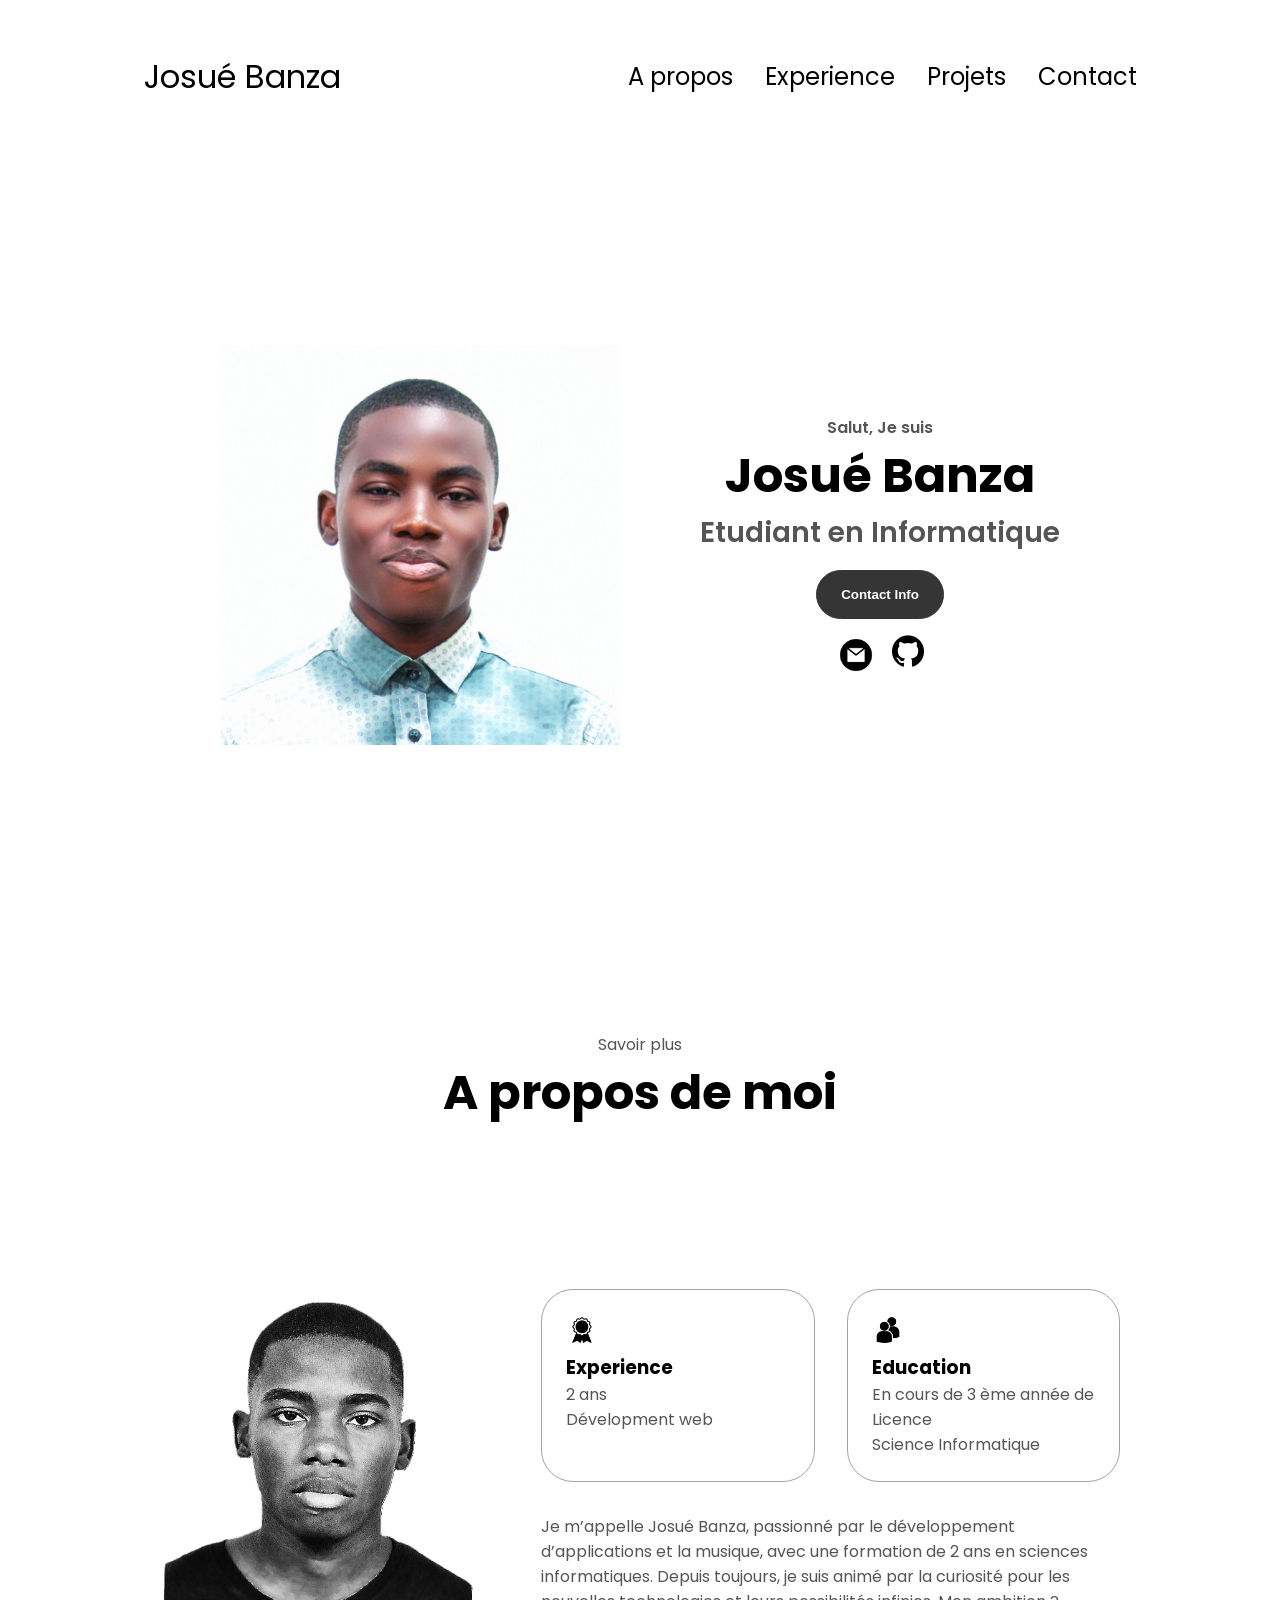
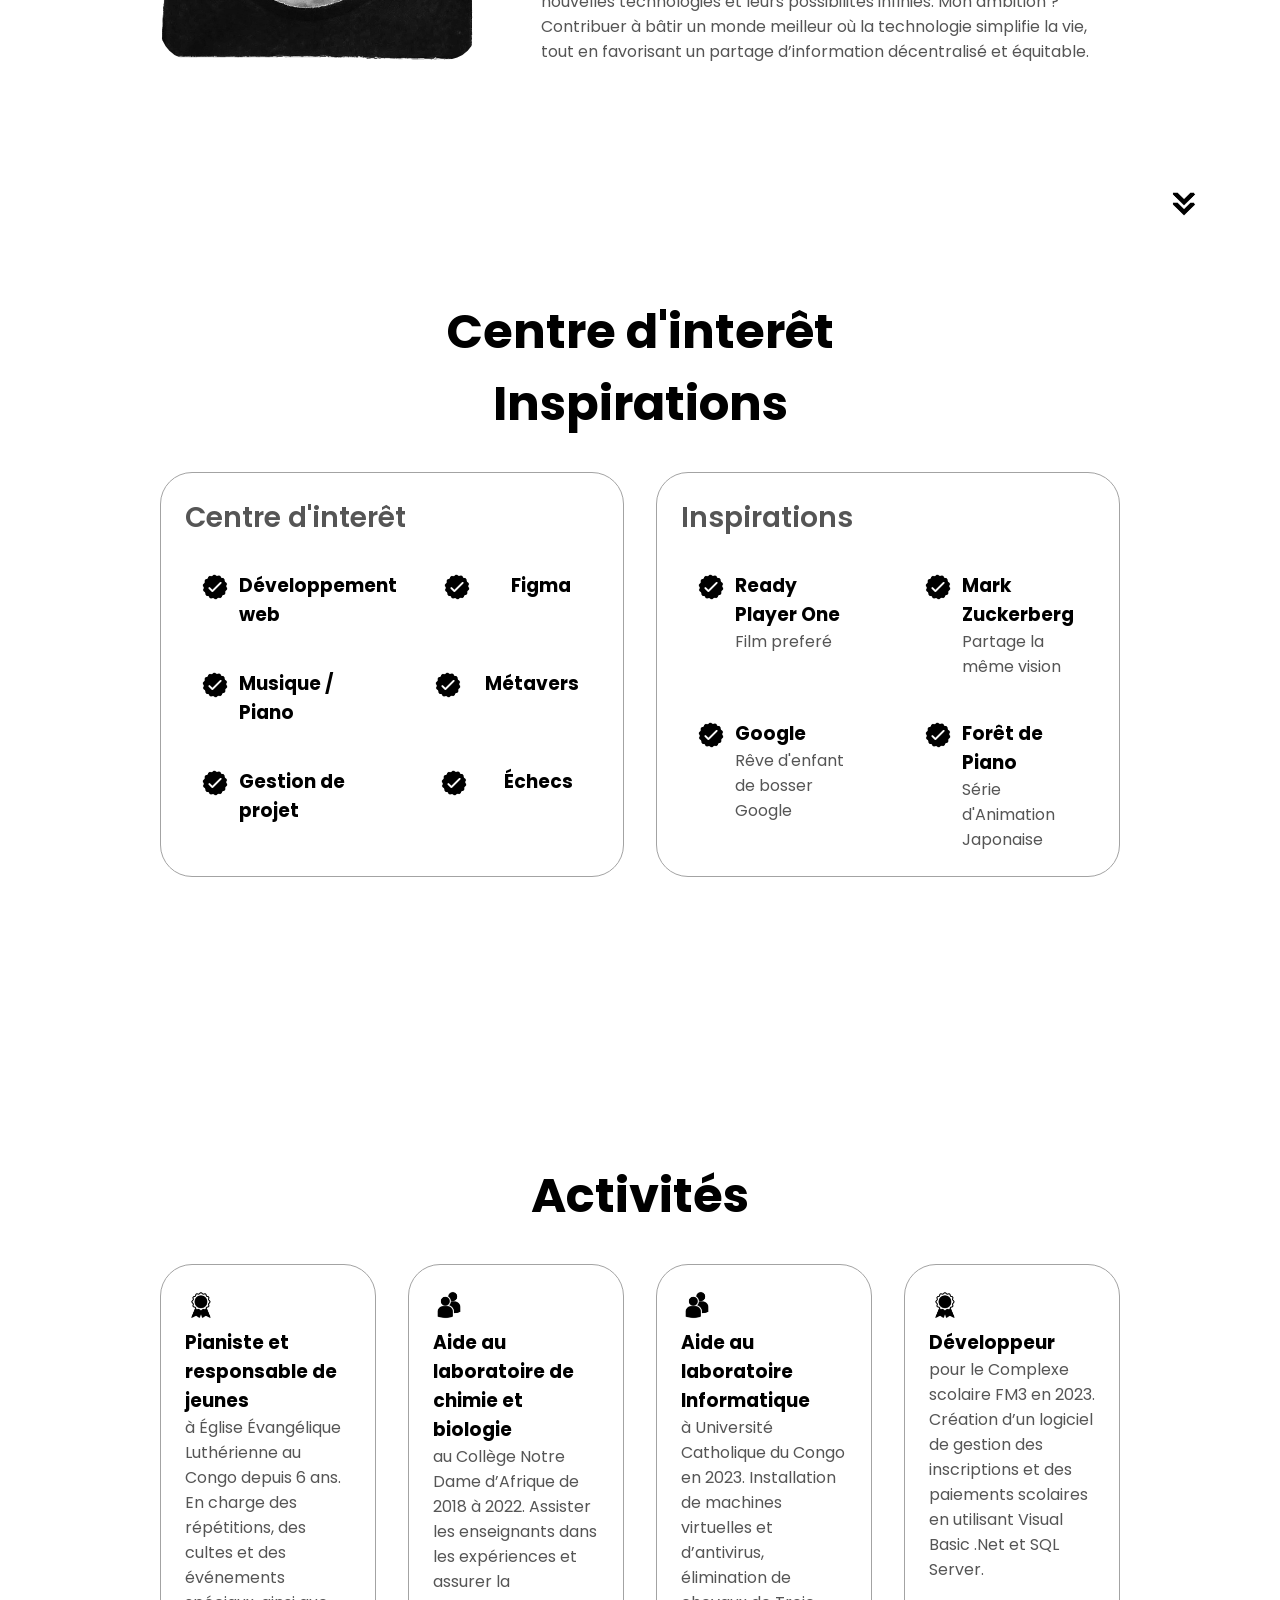
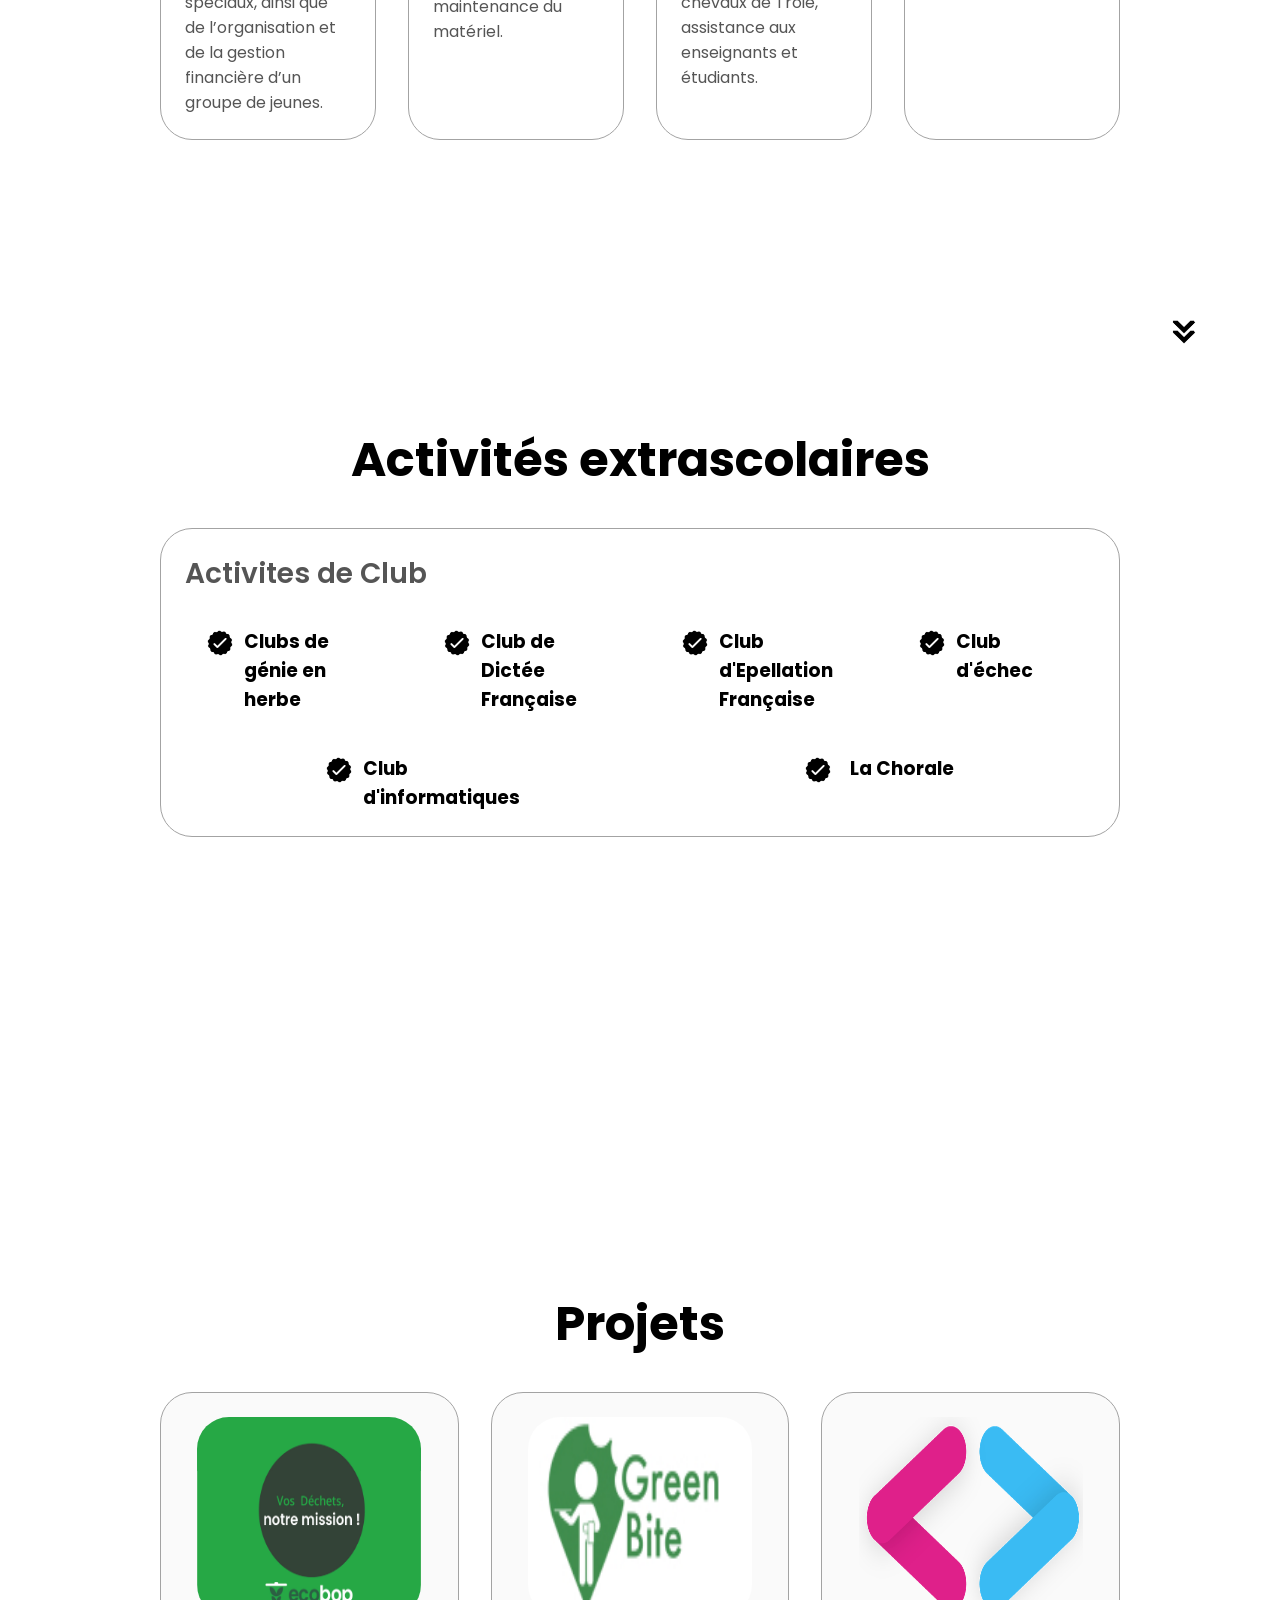
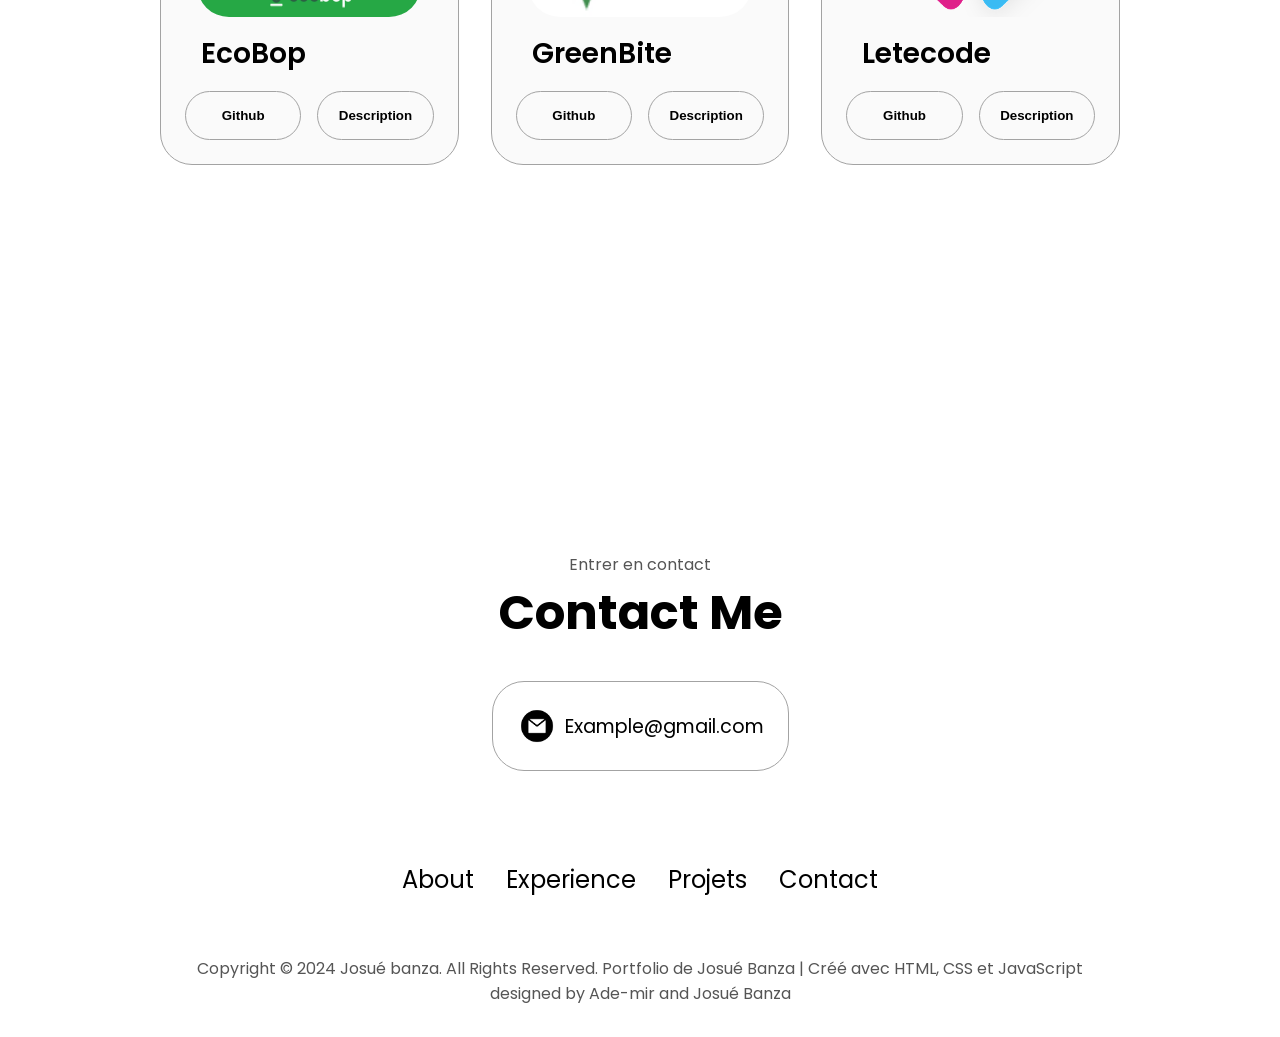
<file: index.html>
<!DOCTYPE html>
<html lang="FR">
  <head>
    <meta charset="UTF-8" />
    <meta http-equiv="X-UA-Compatible" content="IE=edge" />
    <meta name="viewport" content="width=device-width, initial-scale=1.0" />
    <title>Mon Portfolio</title>
    <link rel="stylesheet" href="style.css" />
    <link rel="stylesheet" href="mediaqueries.css" />
  </head>

  <body>
    <nav id="desktop-nav">
      <div class="logo">Josué Banza</div>
      <div>
        <ul class="nav-links">
          <li><a href="#about">A propos</a></li>
          <li><a href="#experience">Experience</a></li>
          <li><a href="#projets">Projets</a></li>
          <li><a href="#contact">Contact</a></li>
        </ul>
      </div>
    </nav>
    <nav id="hamburger-nav">
      <div class="logo">Josué banza</div>
      <div class="hamburger-menu">
        <div class="hamburger-icon" onclick="toggleMenu()">
          <span></span>
          <span></span>
          <span></span>
        </div>
        <ul class="menu-links">
          <li><a href="#about" onclick="toggleMenu()">à propos</a></li>
          <li><a href="#experience" onclick="toggleMenu()">Experience</a></li>
          <li><a href="#projets" onclick="toggleMenu()">Projets</a></li>
          <li><a href="#contact" onclick="toggleMenu()">Contact</a></li>
        </ul>
      </div>
    </nav>
    <section id="profile">
      <div class="section__pic-container">
        <img src="./assets/profile-pic.jpg" alt="John Doe profile picture" />
      </div>
      <div class="section__text">
        <p class="section__text__p1">Salut, Je suis</p>
        <h1 class="title">Josué Banza</h1>
        <p class="section__text__p2">Etudiant en Informatique</p>
        <div class="btn-container">
          <!-- <button
            class="btn btn-color-2"
            onclick="window.open('./assets/resume-example.pdf')"
          >
            Download CV
          </button> -->
          <button class="btn btn-color-1" onclick="location.href='./#contact'">
            Contact Info
          </button>
        </div>
        <div id="socials-container">
          <img src="./assets/email.png" alt="Email icon" class="icon
          contact-icon email-icon"" onclick="
          location.href='https://josuemushikonke@gmail.com'" />
          <img
            src=" ./assets/github.png"
            alt="My Github profile"
            class="icon"
            onclick="location.href='https://github.com/Josuebanza'"
          />
        </div>
      </div>
    </section>
    <section id="about">
      <p class="section__text__p1">Savoir plus</p>
      <h1 class="title">A propos de moi</h1>
      <div class="section-container">
        <div class="section__pic-container">
          <img
            src="./assets/about-pic.PNG"
            alt="Profile picture"
            class="about-pic"
          />
        </div>
        <div class="about-details-container">
          <div class="about-containers">
            <div class="details-container">
              <img
                src="./assets/experience.png"
                alt="Experience icon"
                class="icon"
              />
              <h3>Experience</h3>
              <p>2 ans <br />Dévelopment web</p>
            </div>
            <div class="details-container">
              <img
                src="./assets/education.png"
                alt="Education icon"
                class="icon"
              />
              <h3>Education</h3>
              <p>
                En cours de 3 ème année de Licence<br />Science Informatique
              </p>
            </div>
          </div>
          <div class="text-container">
            <p>
              Je m’appelle Josué Banza, passionné par le développement
              d’applications et la musique, avec une formation de 2 ans en
              sciences informatiques. Depuis toujours, je suis animé par la
              curiosité pour les nouvelles technologies et leurs possibilités
              infinies. Mon ambition ? Contribuer à bâtir un monde meilleur où la
              technologie simplifie la vie, tout en favorisant un partage
              d’information décentralisé et équitable.
            </p>
          </div>
        </div>
      </div>
      <img
        src="./assets/arrow.png"
        alt="Arrow icon"
        class="icon arrow"
        onclick="location.href='./#hobby'"
      />
    </section>

    <section id="hobby">
      <p class="section__text__p1"></p>
      <h1 class="title">
        Centre d'interêt <br />
        Inspirations
      </h1>
      <div class="experience-details-container">
        <div class="about-containers">
          <div class="details-container">
            <h2 class="experience-sub-title">Centre d'interêt</h2>
            <div class="article-container">
              <article>
                <img
                  src="./assets/checkmark.png"
                  alt="Experience icon"
                  class="icon"
                />
                <div>
                  <h3>Développement web</h3>
                </div>
              </article>
              <article>
                <img
                  src="./assets/checkmark.png"
                  alt="Experience icon"
                  class="icon"
                />
                <div>
                  <h3>Figma</h3>
                </div>
              </article>
              <article>
                <img
                  src="./assets/checkmark.png"
                  alt="Experience icon"
                  class="icon"
                />
                <div>
                  <h3>Musique / Piano</h3>
                </div>
              </article>
              <article>
                <img
                  src="./assets/checkmark.png"
                  alt="Experience icon"
                  class="icon"
                />
                <div>
                  <h3>Métavers</h3>
                </div>
              </article>
              <article>
                <img
                  src="./assets/checkmark.png"
                  alt="Experience icon"
                  class="icon"
                />
                <div>
                  <h3>Gestion de projet</h3>
                </div>
              </article>
              <article>
                <img
                  src="./assets/checkmark.png"
                  alt="Experience icon"
                  class="icon"
                />
                <div>
                  <h3>Échecs</h3>
                </div>
              </article>
            </div>
          </div>
          <div class="details-container">
            <h2 class="experience-sub-title">Inspirations</h2>
            <div class="article-container">
              <article>
                <img
                  src="./assets/checkmark.png"
                  alt="Experience icon"
                  class="icon"
                />
                <div>
                  <h3>Ready Player One</h3>
                  <p>Film preferé</p>
                </div>
              </article>
              <article>
                <img
                  src="./assets/checkmark.png"
                  alt="Experience icon"
                  class="icon"
                />
                <div>
                  <h3>Mark Zuckerberg</h3>
                  <p>Partage la même vision</p>
                </div>
              </article>
              <article>
                <img
                  src="./assets/checkmark.png"
                  alt="Experience icon"
                  class="icon"
                />
                <div>
                  <h3>Google</h3>
                  <p>Rêve d'enfant de bosser Google</p>
                </div>
              </article>
              <article>
                <img
                  src="./assets/checkmark.png"
                  alt="Experience icon"
                  class="icon"
                />
                <div>
                  <h3>Forêt de Piano</h3>
                  <p>Série d'Animation Japonaise</p>
                </div>
              </article>
            </div>
          </div>
        </div>
      </div>

      <img
        src="./assets/arrow.png"
        alt="Arrow icon"
        class="icon arrow"
        onclick="location.href='./#activites'"
      />
    </section>
    <section id="experience">
      <p class="section__text__p1"></p>
      <h1 class="title">Activités</h1>
      <div class="section-container2">
        <div class="about-detail-container">
          <div class="about-containers">
            <div class="details-container">
              <img
                src="./assets/experience.png"
                alt="Experience icon"
                class="icon"
              />
              <h3>Pianiste et responsable de jeunes</h3>
              <p>
                à Église Évangélique Luthérienne au Congo depuis 6 ans. En
                charge des répétitions, des cultes et des événements spéciaux,
                ainsi que de l’organisation et de la gestion financière d’un
                groupe de jeunes.
              </p>
            </div>
            <div class="details-container">
              <img
                src="./assets/education.png"
                alt="Education icon"
                class="icon"
              />
              <h3>Aide au laboratoire de chimie et biologie</h3>
              <p>
                au Collège Notre Dame d’Afrique de 2018 à 2022. Assister les
                enseignants dans les expériences et assurer la maintenance du
                matériel.
              </p>
            </div>
            <div class="details-container">
              <img
                src="./assets/education.png"
                alt="Education icon"
                class="icon"
              />
              <h3>Aide au laboratoire Informatique</h3>
              <p>
                à Université Catholique du Congo en 2023. Installation de
                machines virtuelles et d’antivirus, élimination de chevaux de
                Troie, assistance aux enseignants et étudiants.
              </p>
            </div>
            <div class="details-container">
              <img
                src="./assets/experience.png"
                alt="Experience icon"
                class="icon"
              />
              <h3>Développeur</h3>
              <p>
                pour le Complexe scolaire FM3 en 2023. Création d’un logiciel de
                gestion des inscriptions et des paiements scolaires en utilisant
                Visual Basic .Net et SQL Server.
              </p>
            </div>
          </div>
        </div>
      </div>
      <img
        src="./assets/arrow.png"
        alt="Arrow icon"
        class="icon arrow"
        onclick="location.href='./#activites-extrascolaires'"
      />
    </section>
    <section id="Activites-extrascolaires">
      <p class="section__text__p1"></p>
      <h1 class="title">Activités extrascolaires</h1>
      <div class="experience-details-container">
        <div class="about-containers">
          <div class="details-container">
            <h2 class="experience-sub-title">Activites de Club</h2>
            <div class="article-container">
              <article>
                <img
                  src="./assets/checkmark.png"
                  alt="Experience icon"
                  class="icon"
                />
                <div>
                  <h3>Clubs de génie en herbe</h3>
                </div>
              </article>
              <article>
                <img
                  src="./assets/checkmark.png"
                  alt="Experience icon"
                  class="icon"
                />
                <div>
                  <h3>Club de Dictée Française</h3>
                </div>
              </article>
              <article>
                <img
                  src="./assets/checkmark.png"
                  alt="Experience icon"
                  class="icon"
                />
                <div>
                  <h3>Club d'Epellation Française</h3>
                </div>
              </article>
              <article>
                <img
                  src="./assets/checkmark.png"
                  alt="Experience icon"
                  class="icon"
                />
                <div>
                  <h3>Club d'échec</h3>
                </div>
              </article>
              <article>
                <img
                  src="./assets/checkmark.png"
                  alt="Experience icon"
                  class="icon"
                />
                <div>
                  <h3>Club d'informatiques</h3>
                </div>
              </article>
              <article>
                <img
                  src="./assets/checkmark.png"
                  alt="Experience icon"
                  class="icon"
                />
                <div>
                  <h3>La Chorale</h3>
                </div>
              </article>
            </div>
          </div>
        </div>
      </div>
      <img
        src="./assets/arrow.png"
        alt="Arrow icon"
        class="icon arrow"
        onclick="location.href='./#projets'"
      />
    </section>
    <section id="projets">
      <p class="section__text__p1"></p>
      <h1 class="title">Projets</h1>
      <div class="experience-details-container">
        <div class="about-containers">
          <div class="details-container color-container">
            <div class="article-container">
              <img
                src="./assets/project-1.jpg"
                alt="Project 1"
                class="project-img"
              />
              <div class="project-description" style="display: none">
                <p>
                  Contexte : Formation intensive de 18 heures en design UI/UX.
                  Ce projet m’a permis de collaborer avec des designers
                  talentueux, bien que je sois issu d’un profil
                  analyste-programmeur. Mon rôle : Création et prototypage d’une
                  page avec Figma, réalisation de tests utilisateurs. Résultats
                  : Projet apprécié par les formateurs et enrichissement de mes
                  compétences en design.
                </p>
              </div>
            </div>
            <h2 class="experience-sub-title project-title">EcoBop</h2>
            <div class="btn-container">
              <button
                class="btn btn-color-2 project-btn"
                onclick="location.href='https://github.com/Josuebanza/ecobop'"
              >
                Github
              </button>
              <button
                class="btn btn-color-2 project-btn"
                onclick="toggleDescription(this)"
              >
                Description
              </button>
            </div>
          </div>
          <div class="details-container color-container">
            <div class="article-container">
              <img
                src="./assets/Logo vert.jpg"
                alt="Project 2"
                class="project-img"
              />
            </div>
            <div class="project-description" style="display: none">
              <p>
                Contexte : Un projet entrepreneurial mêlant économie verte et
                technologie, développé lors de l’atelier "Deviens ton propre
                boss" organisé par Orange Telecom. L’idée était de créer une
                entreprise écoresponsable combinant poubelles intelligentes et
                application mobile. Mon rôle : Rédacteur principal et stratège
                en communication sur les réseaux sociaux. Résultats :
                Présentation réussie devant des cadres d’Orange, des banquiers
                et des autorités nationales.
              </p>
            </div>

            <h2 class="experience-sub-title project-title">GreenBite</h2>
            <div class="btn-container">
              <button
                class="btn btn-color-2 project-btn"
                onclick="location.href='https://github.com/Josuebanza/maquette_projet_GreenBite'"
              >
                Github
              </button>
              <button
                class="btn btn-color-2 project-btn"
                onclick="toggleDescription(this)"
              >
                Description
              </button>
            </div>
          </div>
          <div class="details-container color-container">
            <div class="article-container">
              <img
                src="./assets/logoletecode.png"
                alt="Project 3"
                class="project-img zoom-text img-container"
              />
            </div>
            <div class="project-description" style="display: none">
              <p>
                Contexte : Formation de 100 jours en développement web
                full-stack, couvrant HTML, CSS, JavaScript, MVC, Git, PHP et
                bases de données. Le projet consistait à créer un site vitrine
                utilisant une API. Compétences acquises
              </p>
            </div>

            <h2 class="experience-sub-title project-title">Letecode</h2>
            <div class="btn-container">
              <button
                class="btn btn-color-2 project-btn"
                onclick="location.href='https://github.com/Josuebanza/letecode'"
              >
                Github
              </button>
              <button
                class="btn btn-color-2 project-btn"
                onclick="toggleDescription(this)"
              >
                Description
              </button>
            </div>
          </div>
        </div>
      </div>
      <img
        src="./assets/arrow.png"
        alt="Arrow icon"
        class="icon arrow"
        onclick="location.href='./#contact'"
      />
    </section>
    <section id="contact">
      <p class="section__text__p1">Entrer en contact</p>
      <h1 class="title">Contact Me</h1>
      <div class="contact-info-upper-container">
        <div class="contact-info-container">
          <img
            src="./assets/email.png"
            alt="Email icon"
            class="icon contact-icon email-icon"
          />
          <p>
            <a href="mailto:josuemushikonke@gmail.com">Example@gmail.com</a>
          </p>
        </div>
        <!--  <div class="contact-info-container">
          <img
            src="./assets/linkedin.png"
            alt="LinkedIn icon"
            class="icon contact-icon"
          />
           <p><a href="https://www.linkedin.com">LinkedIn</a></p>
        </div> -->
      </div>
    </section>
    <footer>
      <nav>
        <div class="nav-links-container">
          <ul class="nav-links">
            <li><a href="#about">About</a></li>
            <li><a href="#experience">Experience</a></li>
            <li><a href="#projets">Projets</a></li>
            <li><a href="#contact">Contact</a></li>
          </ul>
        </div>
      </nav>
      <p>
        Copyright &#169; 2024 Josué banza. All Rights Reserved. Portfolio de
        Josué Banza | Créé avec HTML, CSS et JavaScript <br> designed by Ade-mir and Josué Banza
      </p>
    </footer>
    <script src="script.js"></script>
  </body>
</html>
</file>
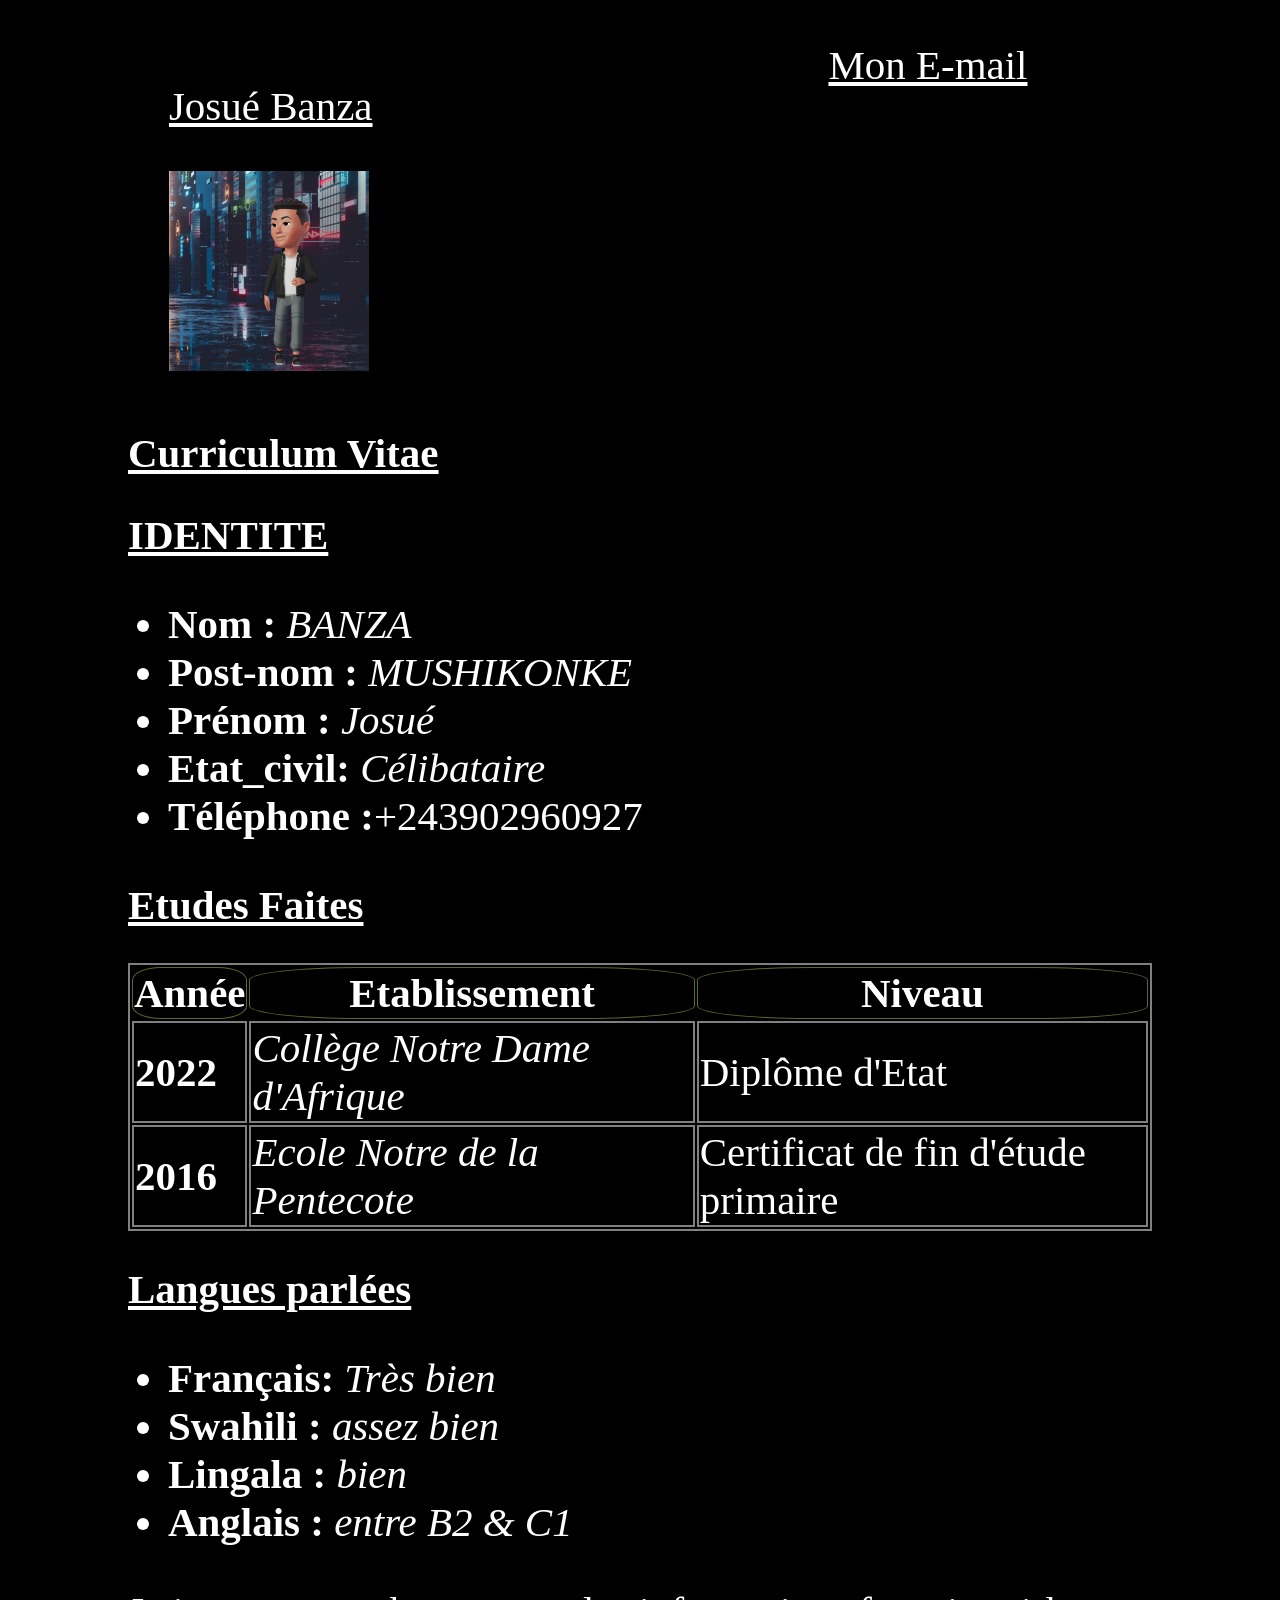
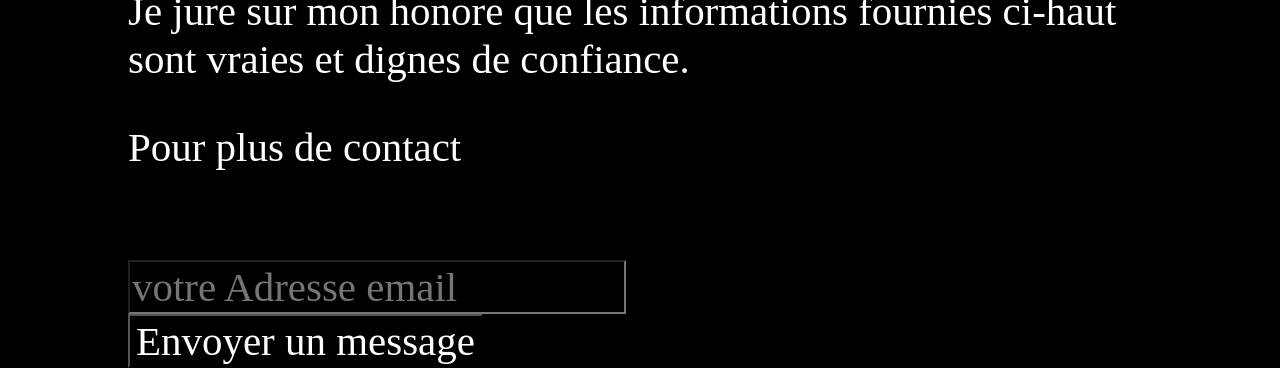
<file: currilum.html>
<!DOCTYPE html>
<html>

<head>
    <title>curriculum vitae</title>
    <meta charset="utf-8">
    <link rel="stylesheet" href="css/style.css">

</head>
<body>
    <header class="header container_flex">
        <div class="box">
            <p>
                <a href="index.html">Josué Banza</a>
            </p>
            <div class="box"><img src="image/344410132_1957392877944425_5540482964581838035_n.jpg" alt="" class="photo"></div>
        </div>
    <div class="box">
        <a href="mailto:" class="link mail"> Mon E-mail</a>
    </div>
    </header>
    <h1><u>Curriculum Vitae</u></h1>
    <h2><u>IDENTITE</u></h2>
    <ul>
        <li><b>Nom :</b> <i>BANZA</i> </li>
        <li><b>Post-nom :</b> <i>MUSHIKONKE</i> </li>
        <li><b>Prénom :</b> <i>Josué</i> </li>
        <li><b>Etat_civil:</b> <i>Célibataire</i> </li>
        <li><b>Téléphone :</b>+243902960927 </li>
    </ul>
    <h2><u>Etudes Faites</u></h2>
    <table>
        <thead>
            <tr>
                <th>Année</th>
                <th>Etablissement</th>
                <th>Niveau</th>
            </tr>
        </thead>
        <tbody>
            <tr>
                <td><b>2022</b></td>
                <td><i>Collège Notre Dame d'Afrique</i></td>
                <td>Diplôme d'Etat</td>
            </tr>
            <tr>
                <td><b>2016</b></td>
                <td><i>Ecole Notre de la Pentecote</i></td>
                <td>Certificat de fin d'étude primaire</td>
            </tr>
        </tbody>
    </table>
    <h2><u> Langues parlées</u></h2>
    <ul>
        <li><b>Français:</b> <i>Très bien</i></li>
        <li><b>Swahili :</b> <i>assez bien</i></li>
        <li><b>Lingala :</b> <i>bien</i> </li>
        <li><b>Anglais :</b> <i>entre B2 & C1</i></li>
    </ul>
    <p> Je jure sur mon honore que les informations fournies ci-haut sont vraies et dignes de confiance.</p>
    <p>Pour plus de contact</p>
    <br>
    <form class="formulaire box">
        <input type="email" placeholder="votre Adresse email" class="Email">
        <input type="button" value="Envoyer un message" class="submit button">
    </form>
</body>

</html>
</file>
<file: style.css>
/* GENERAL */

@import url("https://fonts.googleapis.com/css2?family=Poppins:wght@300;400;500;600&display=swap");

* {
  margin: 0;
  padding: 0;
  box-sizing: border-box;
}

body {
  font-family: "Poppins", sans-serif;
}

html {
  scroll-behavior: smooth;
}

p {
  color: rgb(85, 85, 85);
}

/* TRANSITION */

a,
.btn {
  transition: all 300ms ease;
}

/* DESKTOP NAV */

nav,
.nav-links {
  display: flex;
}

nav {
  justify-content: space-around;
  align-items: center;
  height: 17vh;
}

.nav-links {
  gap: 2rem;
  list-style: none;
  font-size: 1.5rem;
}

a {
  color: black;
  text-decoration: none;
  text-decoration-color: white;
}

a:hover {
  color: grey;
  text-decoration: underline;
  text-underline-offset: 1rem;
  text-decoration-color: rgb(181, 181, 181);
}

.logo {
  font-size: 2rem;
}

.logo:hover {
  cursor: default;
}

/* HAMBURGER MENU */

#hamburger-nav {
  display: none;
}

.hamburger-menu {
  position: relative;
  display: inline-block;
}

.hamburger-icon {
  display: flex;
  flex-direction: column;
  justify-content: space-between;
  height: 24px;
  width: 30px;
  cursor: pointer;
}

.hamburger-icon span {
  width: 100%;
  height: 2px;
  background-color: black;
  transition: all 0.3 ease-in-out;
}

.menu-links {
  position: absolute;
  top: 100%;
  right: 0;
  background-color: white;
  width: fit-content;
  max-height: 0;
  overflow: hidden;
  transition: all 0.3 ease-in-out;
}

.menu-links a {
  display: block;
  padding: 10px;
  text-align: center;
  font-size: 1.5rem;
  color: black;
  text-decoration: none;
  transition: all 0.3 ease-in-out;
}

.menu-links li {
  list-style: none;
}

.menu-links.open {
  max-height: 300px;
}

.hamburger-icon.open span:first-child {
  transform: rotate(45deg) translate(10px, 5px);
}

.hamburger-icon.open span:nth-child(2) {
  opacity: 0;
}

.hamburger-icon.open span:last-child {
  transform: rotate(-45deg) translate(10px, -5px);
}

.hamburger-icon span:first-child {
  transform: none;
}

.hamburger-icon span:first-child {
  opacity: 1;
}

.hamburger-icon span:first-child {
  transform: none;
}

/* SECTIONS */

section {
  padding-top: 4vh;
  height: 96vh;
  margin: 0 10rem;
  box-sizing: border-box;
  min-height: fit-content;
}

.section-container {
  display: flex;
}

.section-container2 {
  display: flex;
}

/* PROFILE SECTION */

#profile {
  display: flex;
  justify-content: center;
  gap: 5rem;
  height: 80vh;
}

.section__pic-container {
  display: flex;
  height: 400px;
  width: 400px;
  margin: auto 0;
}

.section__text {
  align-self: center;
  text-align: center;
}

.section__text p {
  font-weight: 600;
}

.section__text__p1 {
  text-align: center;
}

.section__text__p2 {
  font-size: 1.75rem;
  margin-bottom: 1rem;
}

.title {
  font-size: 3rem;
  text-align: center;
}

#socials-container {
  display: flex;
  justify-content: center;
  margin-top: 1rem;
  gap: 1rem;
}

/* ICONS */

.icon {
  cursor: pointer;
  height: 2rem;
}

/* BUTTONS */

.btn-container {
  display: flex;
  justify-content: center;
  gap: 1rem;
}

.btn {
  font-weight: 600;
  transition: all 300ms ease;
  padding: 1rem;
  width: 8rem;
  border-radius: 2rem;
}

.btn-color-1,
.btn-color-2 {
  border: rgb(53, 53, 53) 0.1rem solid;
}

.btn-color-1:hover,
.btn-color-2:hover {
  cursor: pointer;
}

.btn-color-1,
.btn-color-2:hover {
  background: rgb(53, 53, 53);
  color: white;
}

.btn-color-1:hover {
  background: rgb(0, 0, 0);
}

.btn-color-2 {
  background: none;
}

.btn-color-2:hover {
  border: rgb(255, 255, 255) 0.1rem solid;
}

.btn-container {
  gap: 1rem;
}

/* ABOUT SECTION */

#about {
  position: relative;
}

.about-containers {
  gap: 2rem;
  margin-bottom: 2rem;
  margin-top: 2rem;
}

.about-details-container {
  justify-content: center;
  flex-direction: column;
}

.about-containers,
.about-details-container {
  display: flex;
}

.about-pic {
  border-radius: 2rem;
}

.arrow {
  position: absolute;
  right: -5rem;
  bottom: 2.5rem;
}
.details-container {
  padding: 1.5rem;
  flex: 1;
  background: white;
  border-radius: 2rem;
  border: rgb(53, 53, 53) 0.1rem solid;
  border-color: rgb(163, 163, 163);
  text-align:start;
  min-width: 200px;
}

.section-container {
  gap: 4rem;
  height: 80%;
}

.section-container2 {
  gap: 4rem;
  height: 60%;
}


.section__pic-container {
  height: 400px;
  width: 400px;
  margin: auto 0;
}

/* EXPERIENCE SECTION */

#experience {
  position: relative;
}

.experience-sub-title {
  color: rgb(85, 85, 85);
  font-weight: 600;
  font-size: 1.75rem;
  margin-bottom: 2rem;
}

.experience-details-container {
  display: flex;
  justify-content: center;
}

.article-container {
  display: flex;
  text-align: initial;
  flex-wrap: wrap;
  flex-direction: row;
  gap: 2.5rem;
  justify-content: space-around;
}

article {
  display: flex;
  width: 10rem;
  justify-content: space-around;
  gap: 0.5rem;
}

article .icon {
  cursor: default;
}

/* PROJECTS SECTION */

#projects {
  position: relative;
}

.color-container {
  border-color: rgb(163, 163, 163);
  background: rgb(250, 250, 250);
}

.project-img {
  border-radius: 2rem;
  width: 90%;
  height: 200px;
  text-align: justify;
}

.project-img:hover{
  opacity: 1;
}
.project-title {
  margin: 1rem;
  color: black;
}

.project-btn {
  color: black;
  border-color: rgb(163, 163, 163);
}

/* CONTACT */

#contact {
  display: flex;
  justify-content: center;
  flex-direction: column;
  height: 70vh;
}

.contact-info-upper-container {
  display: flex;
  justify-content: center;
  border-radius: 2rem;
  border: rgb(53, 53, 53) 0.1rem solid;
  border-color: rgb(163, 163, 163);
  background: (250, 250, 250);
  margin: 2rem auto;
  padding: 0.5rem;
}

.contact-info-container {
  display: flex;
  align-items: center;
  justify-content: center;
  gap: 0.5rem;
  margin: 1rem;
}

.contact-info-container p {
  font-size: larger;
}

.contact-icon {
  cursor: default;
}

.email-icon {
  height: 2.5rem;
}

/* FOOTER SECTION */

footer {
  height: 26vh;
  margin: 0 1rem;
}

footer p {
  text-align: center;
}

.project-description {
  padding: 1rem;
  text-align: left;
  height: 100%;
  min-height: 200px;
} 

.image-view{
  position: fixed;
  top: 0;
  height: 100vh;
  background: rgba(0, 0, 0, 0.8);
  width: 100%;
  display: none;
}

.image-box{
  width:70vw;
  height: 80vh;
  position: fixed;
  top: 50%;
  left: 50%;
  transform: translate(-50%, -50%);
  /*background: tomato;*/
  display: none;
}

#prev-btn, #next-btn{
  width: 0;
  height: 0;
  border-top: 20px solid transparent;
  border-bottom: 20px solid transparent;
  position: absolute;
  top: 50%;
  transform: translateY(-50%);
  transition: all 0.5s ease;
  cursor: pointer;
}

#prev-btn{
  border-right: 40px solid grey;
  left: -50px;
}

#next-btn{
  border-left: 40px solid grey;
  right: -50px;
}

#next-btn:hover, #prev-btn:hover{
  opacity: 0.6;
}


.project-description {
  padding: 1rem;
  text-align: left;
  height: 100%;
  min-height: 200px;
}
</file>
<file: mediaqueries.css>
@media screen and (max-width: 1400px) {
  #profile {
    height: 83vh;
    margin-bottom: 6rem;
  }
  .about-containers {
    flex-wrap: wrap;
  }
  #contact,
  #projects {
    height: fit-content;
  }
}

@media screen and (max-width: 1200px) {
  #desktop-nav {
    display: none;
  }
  #hamburger-nav {
    display: flex;
  }
  #experience,
  .experience-details-container {
    margin-top: 2rem;
  }
  #profile,
  .section-container {
    display: block;
  }
  .arrow {
    display: none;
  }
  section,
  .section-container {
    height: fit-content;
  }
  section {
    margin: 0 5%;
  }
  .section__pic-container {
    width: 275px;
    height: 275px;
    margin: 0 auto 2rem;
  }
  .about-containers {
    margin-top: 0;
  }
}

@media screen and (max-width: 600px) {
  #contact,
  footer {
    height: 40vh;
  }
  #profile {
    height: 83vh;
    margin-bottom: 0;
  }
  article {
    font-size: 1rem;
  }
  footer nav {
    height: fit-content;
    margin-bottom: 2rem;
  }
  .about-containers,
  .contact-info-upper-container,
  .btn-container {
    flex-wrap: wrap;
  }
  .contact-info-container {
    margin: 0;
  }
  .contact-info-container p,
  .nav-links li a {
    font-size: 1rem;
  }
  .experience-sub-title {
    font-size: 1.25rem;
  }
  .logo {
    font-size: 1.5rem;
  }
  .nav-links {
    flex-direction: column;
    gap: 0.5rem;
    text-align: center;
  }
  .section__pic-container {
    width: auto;
    height: 46vw;
    justify-content: center;
  }
  .section__text__p2 {
    font-size: 1.25rem;
  }
  .title {
    font-size: 2rem;
  }
  .text-container {
    text-align: justify;
  }
}
</file>
<file: css/style.css>
*{
    background-color:black;
    color:white;
    font-size: 1.6rem;
    font-family:cursive;
}
body{
    margin: 0 10% 0 10%;
    min-height: 4vh;
    /* background-image: url("paper.gif");
    */
}

.container_flex{
    display: flex;
    flex-wrap: wrap;
    padding: 2%;
}
.box{
    width: 30%;
}
.header{
    margin: 2%;
    justify-content: space-between;
}
.photo{
    height: 200px;
}
.navigation a{
    color:rgb(250, 250, 147);
}
table,
td{
    border: 2px gray solid;
}
th,
tr{
    border-radius: 25%;
    border: 1px solid darkolivegreen;
}
</file>
